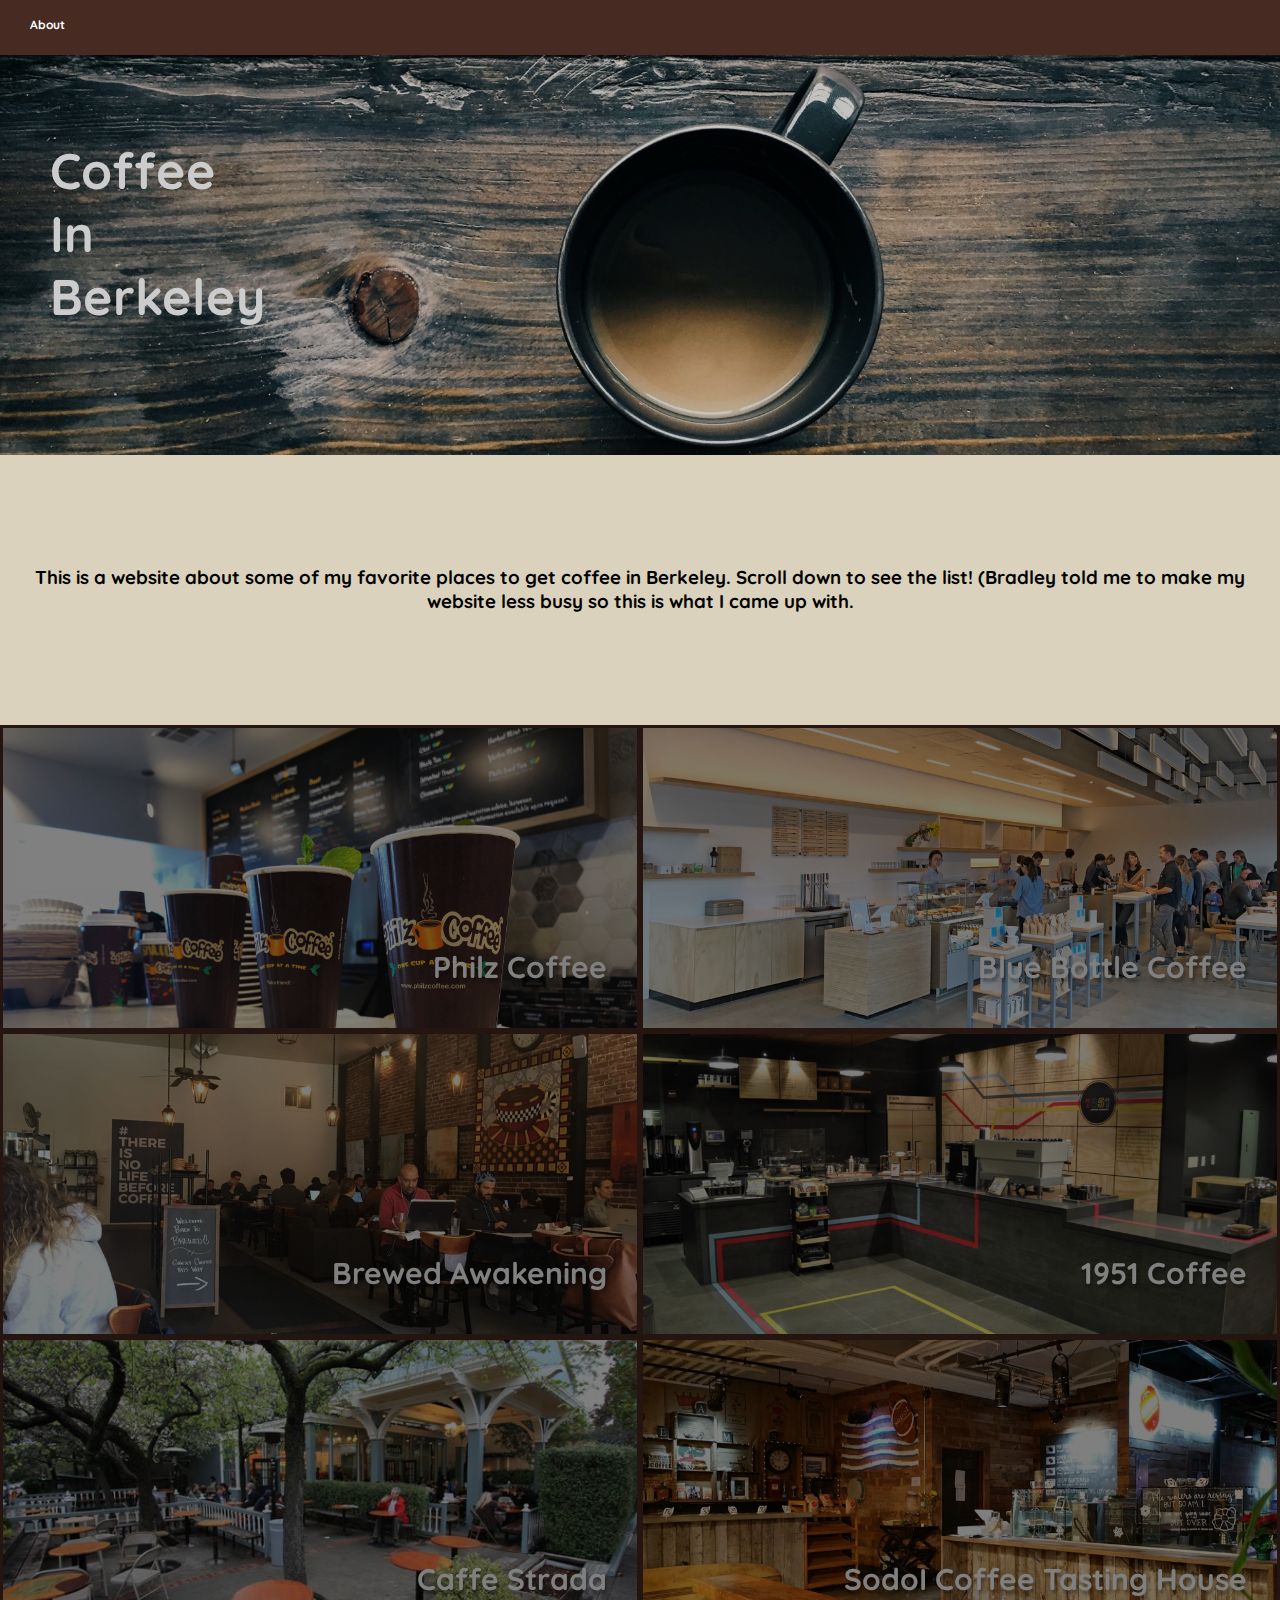
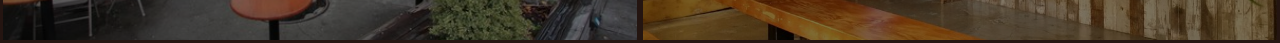
<file: index.html>
<!DOCTYPE html>
<html>
<head>
	<link rel="stylesheet" type="text/css" href="assets/css/indexstyle.css" />
	<script src="https://ajax.googleapis.com/ajax/libs/jquery/3.3.1/jquery.min.js"></script>
	<link href="https://fonts.googleapis.com/css?family=Didact+Gothic|Indie+Flower|Quicksand|Shadows+Into+Light" rel="stylesheet">
	<link href="https://fonts.googleapis.com/css?family=Didact+Gothic|Indie+Flower|Quicksand|Shadows+Into+Light" rel="stylesheet">

</head>
<body>
	<div id="navbar">
		<a id="navbar-about" class="navbar-text" href="about.html">About</a>
	</div>
<!-- 	<div id="title">
	</div> -->
	<div id="wrapper">
		<div id="banner">
			<h1 id="title-text">Coffee 
				<br>In 
				<br>Berkeley</h1>
<!-- 		<img id="banner-img" src="assets/img/coffee-index-wallpaper.jpeg">
 -->		<!-- <h1>This is where the banner goes.</h1> -->
		</div>
		<div id="content">
			<div id="intro">
				<h3 id="intro-text">This is a website about some of my favorite places to get coffee in Berkeley. Scroll down to see the list! (Bradley told me to make my website less busy so this is what I came up with.</h3>
			</div>
			<div id="grid-content">
				<a id="content-card-1" class="content-card" href="philz.html"><h1 class="card-title">Philz Coffee</h1></a>
				<a id="content-card-2" class="content-card" href="blue-bottle.html"><h1 class="card-title">Blue Bottle Coffee</h1></a>
				<a id="content-card-3" class="content-card" href="brewed-awakening.html"><h1 class="card-title">Brewed Awakening</h1></a>
				<a id="content-card-4" class="content-card" href="1951.html"><h1 class="card-title">1951 Coffee</h1></a>
				<a id="content-card-5" class="content-card" href="caffe-strada.html"><h1 class="card-title">Caffe Strada</h1></a>
				<a id="content-card-6" class="content-card" href="sodoI.html"><h1 class="card-title">SodoI Coffee Tasting House</h1></a>
			</div>
		</div>
	</div>
</body>
<script src="assets/js/indexscript.js"></script>
</html>
</file>
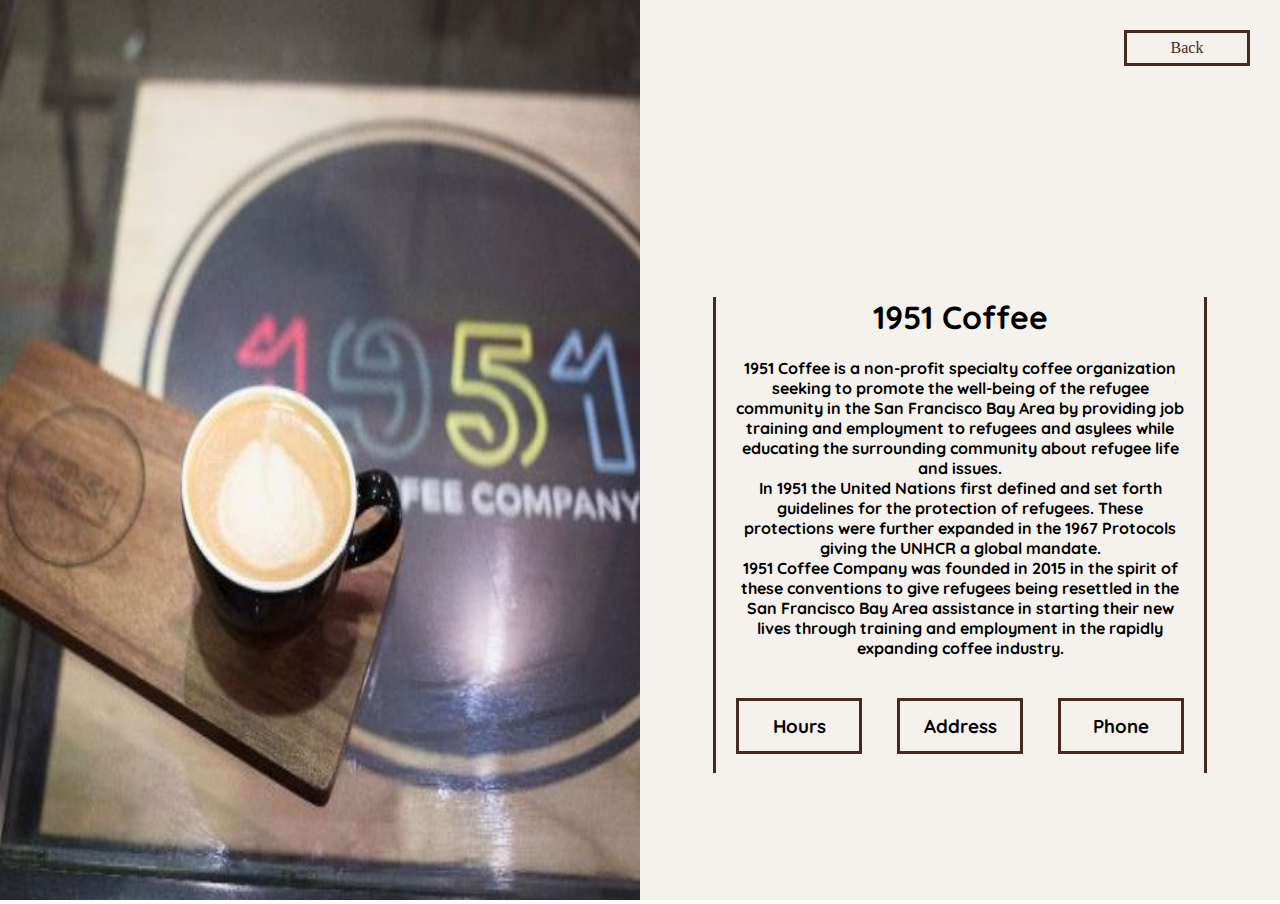
<file: 1951.html>
<!DOCTYPE html>
<html>
<head>
	<link rel="stylesheet" type="text/css" href="assets/css/shop.css" />
	<script src="https://ajax.googleapis.com/ajax/libs/jquery/3.3.1/jquery.min.js"></script>
	<link href="https://fonts.googleapis.com/css?family=Didact+Gothic" rel="stylesheet">
	<link href="https://fonts.googleapis.com/css?family=Didact+Gothic|Indie+Flower|Quicksand|Shadows+Into+Light" rel="stylesheet">



</head>

<body>
	<div id="content">
		<div id="pictures">
			<img class="pic" src="assets/img/1951-1.jpeg">
		</div>
		<div id="information">
			<div id="text">
				<h1>1951 Coffee</h1>
				<h4>1951 Coffee is a non-profit specialty coffee organization seeking to promote the well-being of the refugee community in the San Francisco Bay Area by providing job training and employment to refugees and asylees while educating the surrounding community about refugee life and issues.
				<br>

				In 1951 the United Nations first defined and set forth guidelines for the protection of refugees. These protections were further expanded in the 1967 Protocols giving the UNHCR a global mandate.
				<br>
				1951 Coffee Company was founded in 2015 in the spirit of these conventions to give refugees being resettled in the San Francisco Bay Area assistance in starting their new lives through training and employment in the rapidly expanding coffee industry.</h4>
				<div id="button-row">
					<h3 id="hours-button">Hours</h3>
					<h3 id="address-button">Address</h3>
					<h3 id="phone-number-button">Phone</h3>
				</div>
				<h4 id="hours">Mon - Fri: 7:00AM - 7:00PM<br>
					Sat & Sun: 8:00AM - 7:00PM
				</h4>
				<h4 id="phone-number">510-848-6252</h4>
				<h4 id="address">2410 Channing Way<br>
				Berkeley, CA 94704</h4>
			</div>
			<a id="back" href="index.html">Back</a>
		</div>
	</div>
</body>
<script src="assets/js/script.js"></script>

</html>
</file>
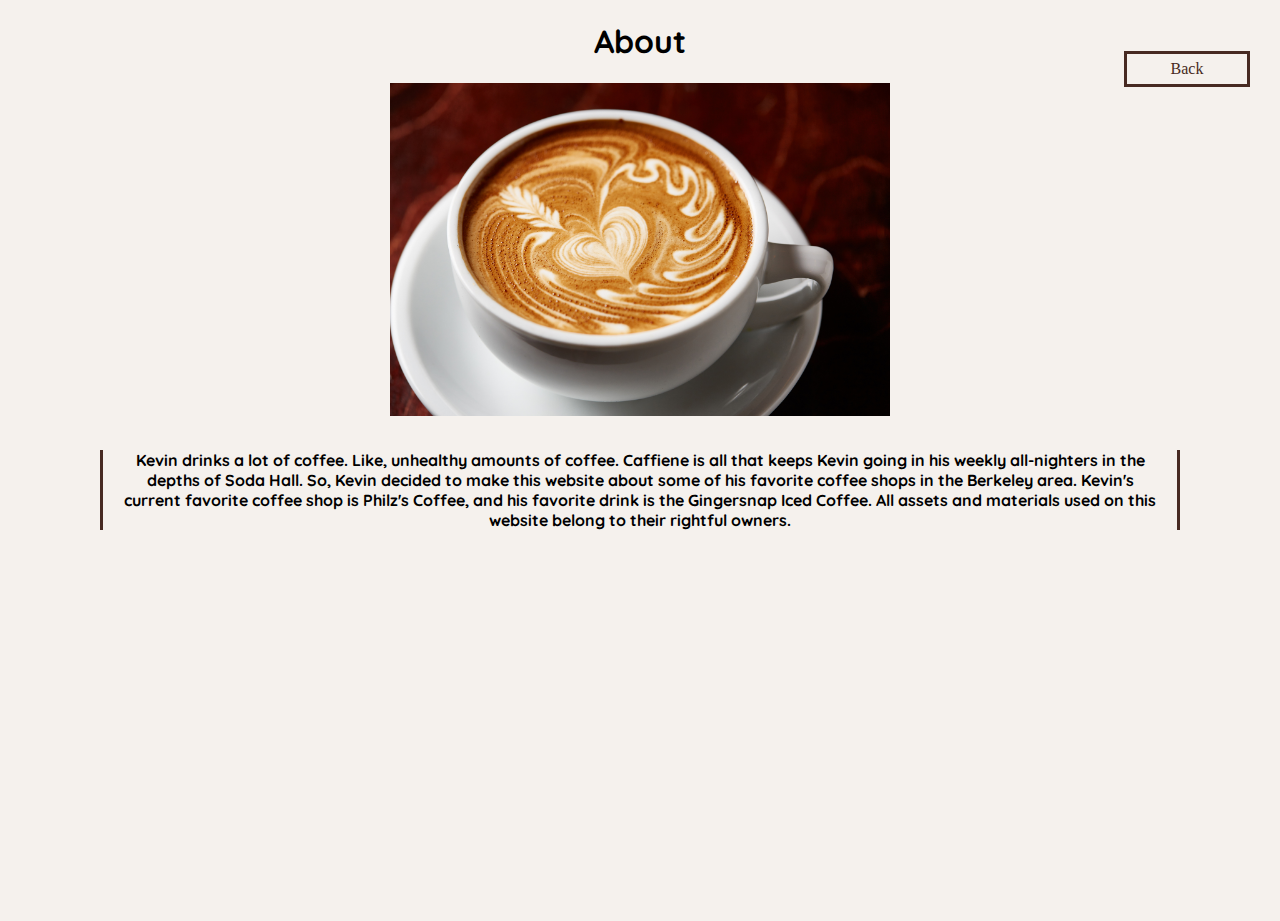
<file: about.html>
<!DOCTYPE html>
<html>
<head>
	<link rel="stylesheet" type="text/css" href="assets/css/about.css" />
	<script src="https://ajax.googleapis.com/ajax/libs/jquery/3.3.1/jquery.min.js"></script>
	<link href="https://fonts.googleapis.com/css?family=Didact+Gothic" rel="stylesheet">
	<link href="https://fonts.googleapis.com/css?family=Didact+Gothic|Indie+Flower|Quicksand|Shadows+Into+Light" rel="stylesheet">

</head>

<body>
	<h1>About</h1>
	<img id="title-pic" src="assets/img/about-2.jpg">
	

	<h4>Kevin drinks a lot of coffee. Like, unhealthy amounts of coffee. Caffiene is all that keeps Kevin going in his weekly all-nighters in the depths of Soda Hall. So, Kevin decided to make this website about some of his favorite coffee shops in the Berkeley area. Kevin's current favorite coffee shop is Philz's Coffee, and his favorite drink is the Gingersnap Iced Coffee.  All assets and materials used on this website belong to their rightful owners.</h4>

	<a id="back" href="index.html">Back</a>

</body>
<script src="assets/js/about.js"></script>

</html>
</file>
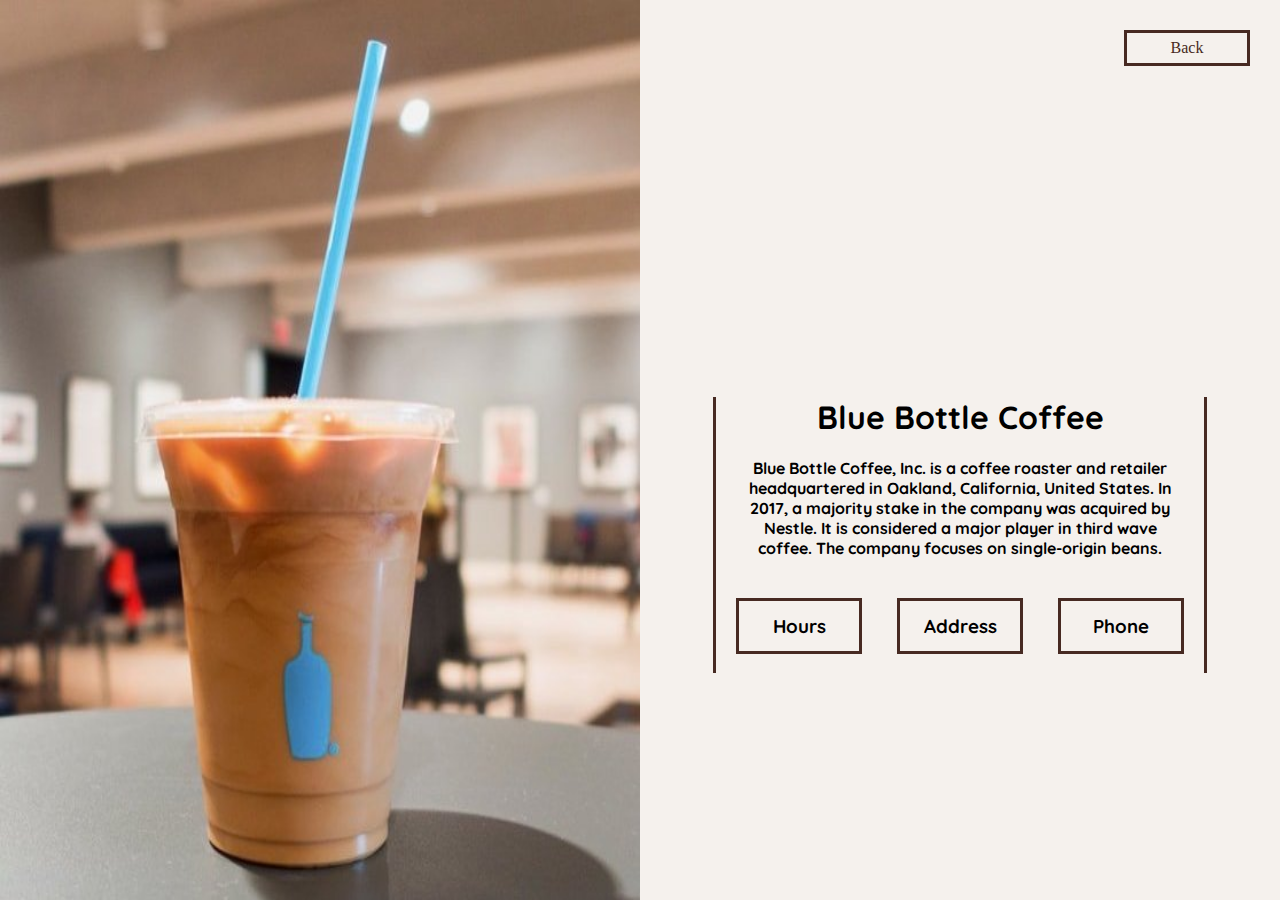
<file: blue-bottle.html>
<!DOCTYPE html>
<html>
<head>
	<link rel="stylesheet" type="text/css" href="assets/css/shop.css" />
	<script src="https://ajax.googleapis.com/ajax/libs/jquery/3.3.1/jquery.min.js"></script>
	<link href="https://fonts.googleapis.com/css?family=Didact+Gothic" rel="stylesheet">
	<link href="https://fonts.googleapis.com/css?family=Didact+Gothic|Indie+Flower|Quicksand|Shadows+Into+Light" rel="stylesheet">



</head>

<body>
	<div id="content">
		<div id="pictures">
			<img class="pic" src="assets/img/blue-bottle-4.jpg">
		</div>
		<div id="information">
			<div id="text">
				<h1>Blue Bottle Coffee</h1>
				<h4>Blue Bottle Coffee, Inc. is a coffee roaster and retailer headquartered in Oakland, California, United States. In 2017, a majority stake in the company was acquired by Nestle. It is considered a major player in third wave coffee. The company focuses on single-origin beans.</h4>
				<div id="button-row">
					<h3 id="hours-button">Hours</h3>
					<h3 id="address-button">Address</h3>
					<h3 id="phone-number-button">Phone</h3>
				</div>
				<h4 id="hours">Mon - Fri: 7:00AM - 6:30PM<br>
					Sat & Sun: 8:00AM - 6:30PM
				</h4>
				<h4 id="phone-number">(510) 653-3394</h4>
				<h4 id="address">2118 University Avenue<br>
				Berkeley, CA 94709</h4>
			</div>
			<a id="back" href="index.html">Back</a>
		</div>
	</div>
</body>
<script src="assets/js/script.js"></script>

</html>
</file>
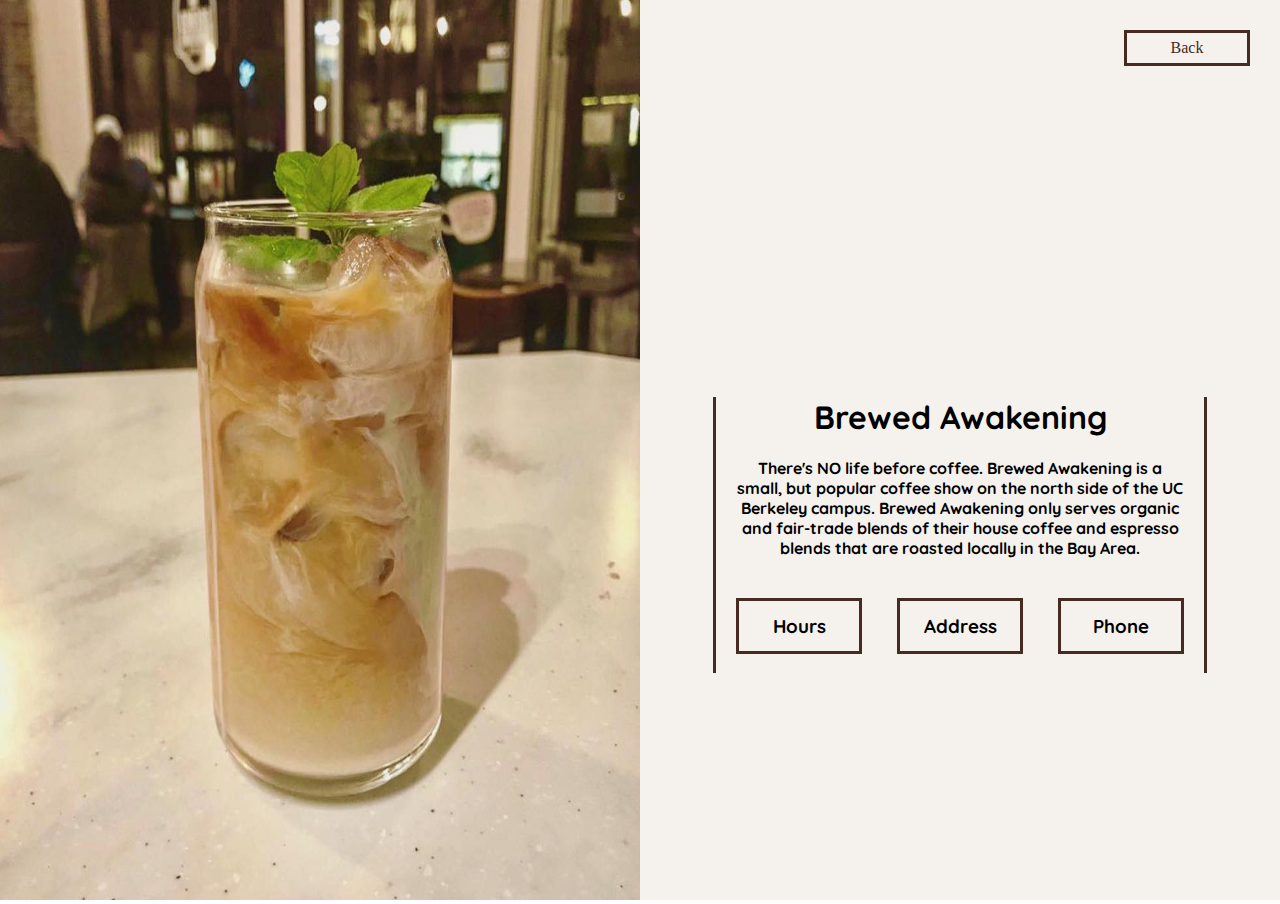
<file: brewed-awakening.html>
<!DOCTYPE html>
<html>
<head>
	<link rel="stylesheet" type="text/css" href="assets/css/shop.css" />
	<script src="https://ajax.googleapis.com/ajax/libs/jquery/3.3.1/jquery.min.js"></script>
	<link href="https://fonts.googleapis.com/css?family=Didact+Gothic" rel="stylesheet">
	<link href="https://fonts.googleapis.com/css?family=Didact+Gothic|Indie+Flower|Quicksand|Shadows+Into+Light" rel="stylesheet">


</head>

<body>
	<div id="content">
		<div id="pictures">
			<img class="pic" src="assets/img/brewed-awakening-1.jpg">
		</div>
		<div id="information">
			<div id="text">
				<h1>Brewed Awakening</h1>
				<h4>There's NO life before coffee. Brewed Awakening is a small, but popular coffee show on the north side of the UC Berkeley campus. Brewed Awakening only serves organic and fair-trade blends of their house coffee and espresso blends that are roasted locally in the Bay Area. </h4>
				<div id="button-row">
					<h3 id="hours-button">Hours</h3>
					<h3 id="address-button">Address</h3>
					<h3 id="phone-number-button">Phone</h3>
				</div>
				<h4 id="hours">Mon - Fri: 7:00AM - 7:00PM<br>
					Sat & Sun: 7:00AM - 6:00PM
				</h4>
				<h4 id="phone-number">(510) 540-8865</h4>
				<h4 id="address">1807 Euclid Avenue<br>
				Berkeley, CA 94709</h4>
			</div>
			<a id="back" href="index.html">Back</a>
		</div>
	</div>
</body>
<script src="assets/js/script.js"></script>

</html>
</file>
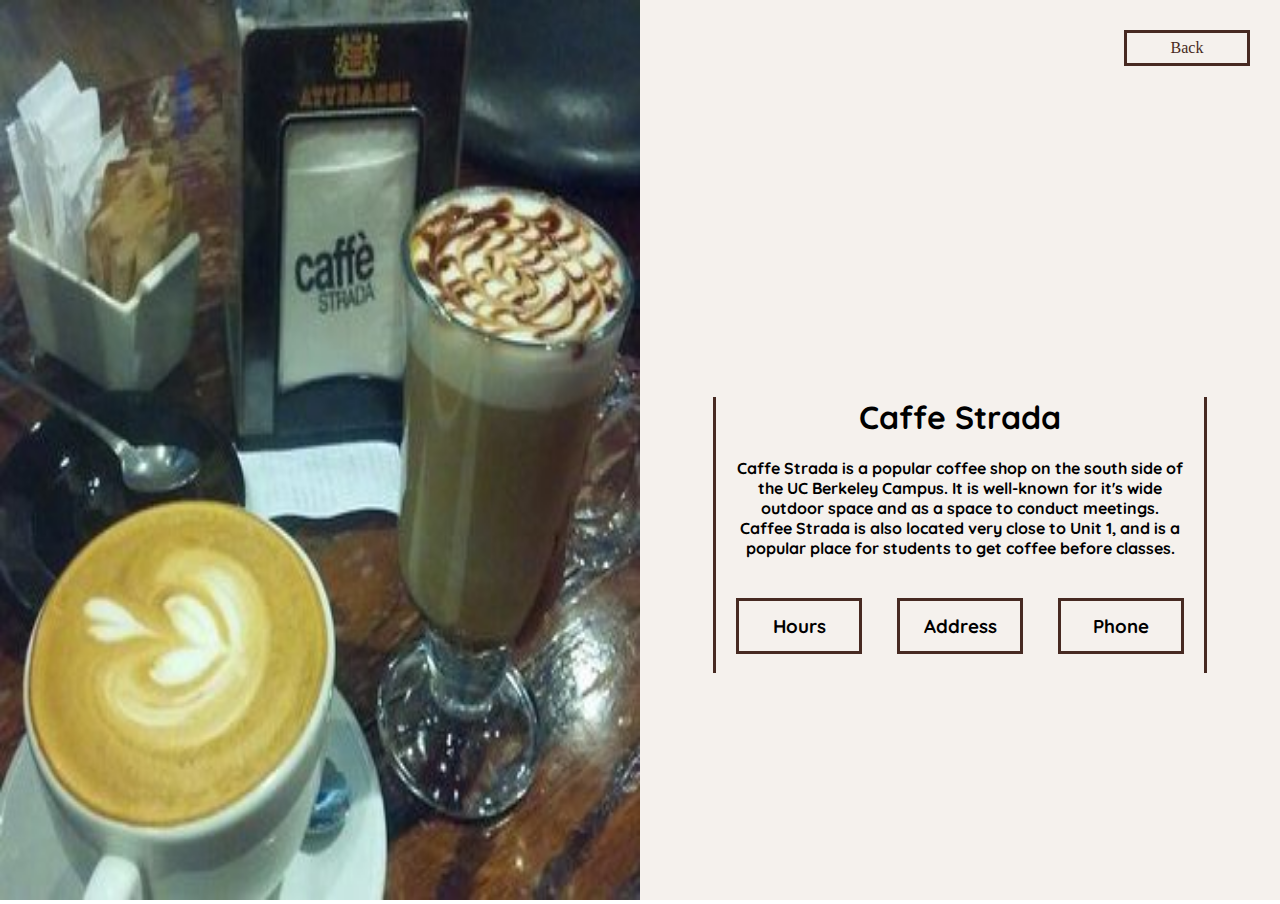
<file: caffe-strada.html>
<!DOCTYPE html>
<html>
<head>
	<link rel="stylesheet" type="text/css" href="assets/css/shop.css" />
	<script src="https://ajax.googleapis.com/ajax/libs/jquery/3.3.1/jquery.min.js"></script>
	<link href="https://fonts.googleapis.com/css?family=Didact+Gothic" rel="stylesheet">
	<link href="https://fonts.googleapis.com/css?family=Didact+Gothic|Indie+Flower|Quicksand|Shadows+Into+Light" rel="stylesheet">


</head>

<body>
	<div id="content">
		<div id="pictures">
			<img class="pic" src="assets/img/caffe-strada-2.jpg">
		</div>
		<div id="information">
			<div id="text">
				<h1>Caffe Strada</h1>
				<h4>Caffe Strada is a popular coffee shop on the south side of the UC Berkeley Campus. It is well-known for it's wide outdoor space and as a space to conduct meetings. Caffee Strada is also located very close to Unit 1, and is a popular place for students to get coffee before classes.</h4>
				<div id="button-row">
					<h3 id="hours-button">Hours</h3>
					<h3 id="address-button">Address</h3>
					<h3 id="phone-number-button">Phone</h3>
				</div>
				<h4 id="hours">Mon - Fri: 6:30AM - 12:00AM<br>
					Sat & Sun: 6:30AM - 12:00AM
				</h4>
				<h4 id="phone-number">(510) 843-5282</h4>
				<h4 id="address">2300 College Ave<br>
				Berkeley, CA 94704</h4>
			</div>
			<a id="back" href="index.html">Back</a>
		</div>
	</div>
</body>
<script src="assets/js/script.js"></script>

</html>
</file>
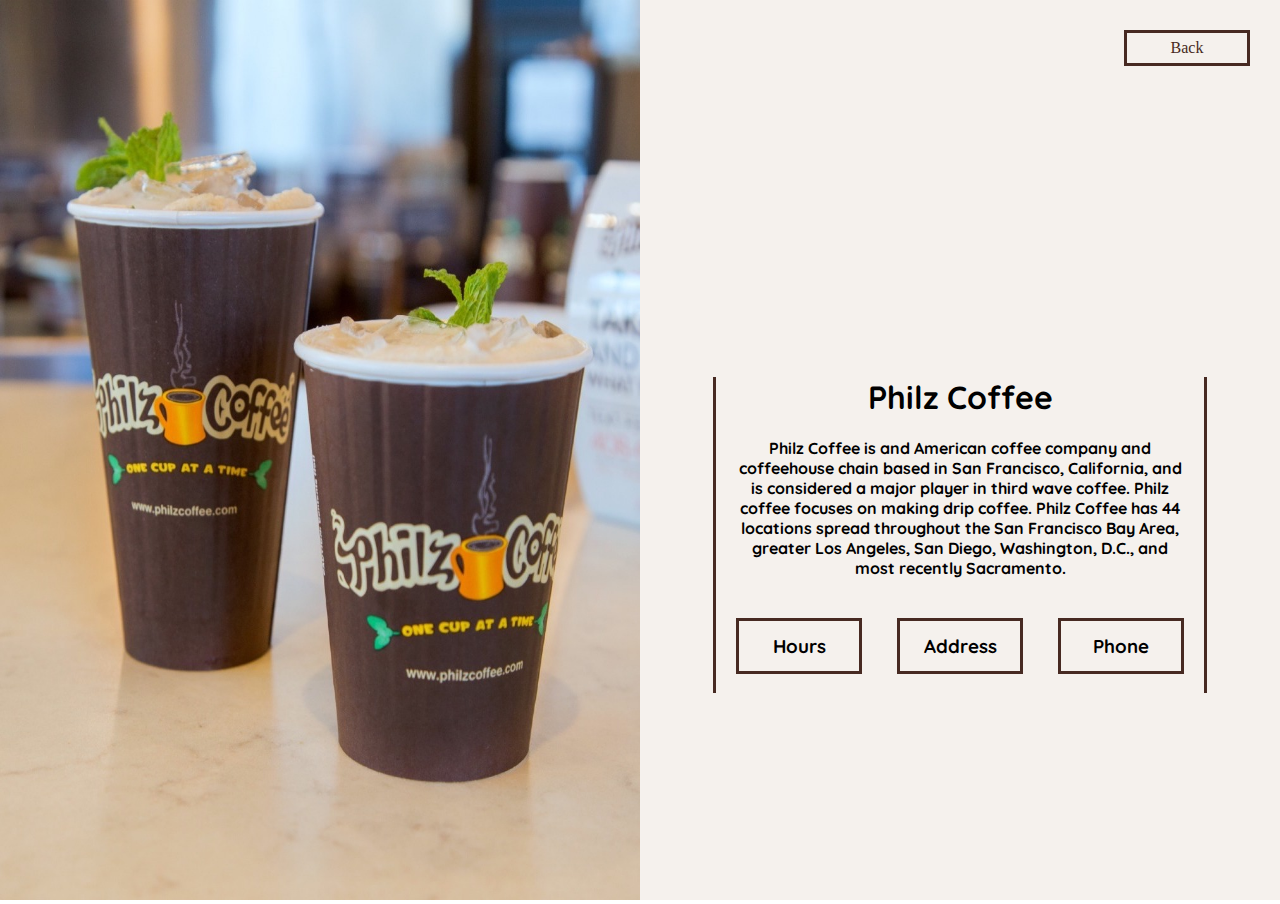
<file: philz.html>
<!DOCTYPE html>
<html>
<head>
	<link rel="stylesheet" type="text/css" href="assets/css/shop.css" />
	<script src="https://ajax.googleapis.com/ajax/libs/jquery/3.3.1/jquery.min.js"></script>
	<link href="https://fonts.googleapis.com/css?family=Didact+Gothic" rel="stylesheet">
	<link href="https://fonts.googleapis.com/css?family=Didact+Gothic|Indie+Flower|Quicksand|Shadows+Into+Light" rel="stylesheet">



</head>

<body>
	<div id="content">
		<div id="pictures">
			<img class="pic" src="assets/img/philz-2.jpg">
		</div>
		<div id="information">
			<div id="text">
				<h1>Philz Coffee</h1>
				<h4>Philz Coffee is and American coffee company and coffeehouse chain based in San Francisco, California, and is considered a major player in third wave coffee. Philz coffee focuses on making drip coffee. Philz Coffee has 44 locations spread throughout the San Francisco Bay Area, greater Los Angeles, San Diego, Washington, D.C., and most recently Sacramento.</h4>
				<div id="button-row">
					<h3 id="hours-button">Hours</h3>
					<h3 id="address-button">Address</h3>
					<h3 id="phone-number-button">Phone</h3>
				</div>
				<h4 id="hours">Mon - Fri: 6:30AM - 8:00PM<br>
					Sat & Sun: 6:30AM - 8:00PM
				</h4>
				<h4 id="phone-number">(510)-705-1083</h4>
				<h4 id="address">1600 Shattuck Ave. at Cedar<br>
				Berkeley, CA 94709</h4>
			</div>
			<a id="back" href="index.html">Back</a>
		</div>
	</div>
</body>
<script src="assets/js/script.js"></script>

</html>
</file>
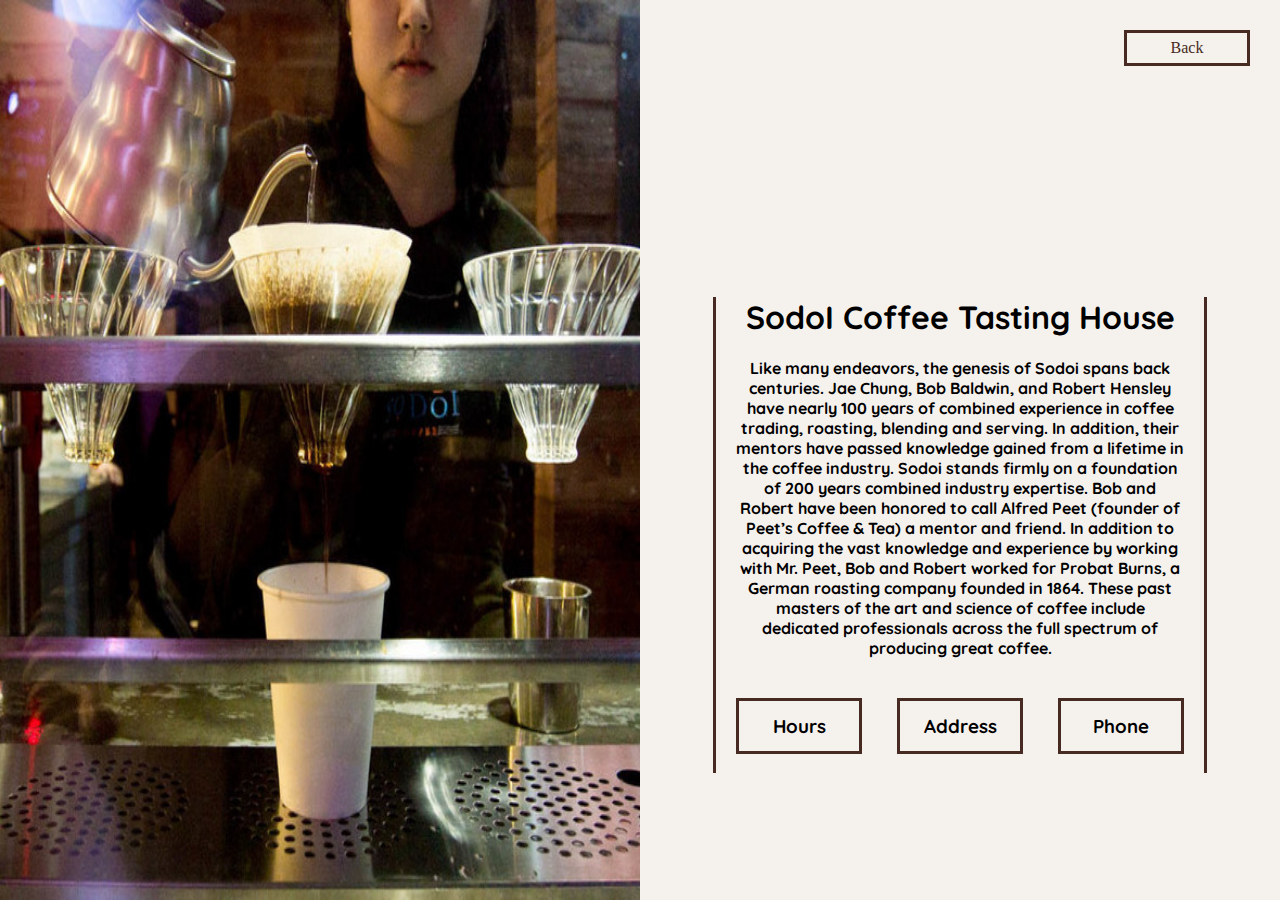
<file: sodoI.html>
<!DOCTYPE html>
<html>
<head>
	<link rel="stylesheet" type="text/css" href="assets/css/shop.css" />
	<script src="https://ajax.googleapis.com/ajax/libs/jquery/3.3.1/jquery.min.js"></script>
	<link href="https://fonts.googleapis.com/css?family=Didact+Gothic" rel="stylesheet">
	<link href="https://fonts.googleapis.com/css?family=Didact+Gothic|Indie+Flower|Quicksand|Shadows+Into+Light" rel="stylesheet">


</head>

<body>
	<div id="content">
		<div id="pictures">
			<img class="pic" src="assets/img/sodoI-2.jpg">
		</div>
		<div id="information">
			<div id="text">
				<h1>SodoI Coffee Tasting House</h1>
				<h4>
					Like many endeavors, the genesis of Sodoi spans back centuries. Jae Chung, Bob Baldwin, and Robert Hensley have nearly 100 years of combined experience in coffee trading, roasting, blending and serving. In addition, their mentors have passed knowledge gained from a lifetime in the coffee industry. Sodoi stands firmly on a foundation of 200 years combined industry expertise. Bob and Robert have been honored to call Alfred Peet (founder of Peet’s Coffee & Tea) a mentor and friend. In addition to acquiring the vast knowledge and experience by working with Mr. Peet, Bob and Robert worked for Probat Burns, a German roasting company founded in 1864. These past masters of the art and science of coffee include dedicated professionals across the full spectrum of producing great coffee. </h4>
				<div id="button-row">
					<h3 id="hours-button">Hours</h3>
					<h3 id="address-button">Address</h3>
					<h3 id="phone-number-button">Phone</h3>
				</div>
				<h4 id="hours">Mon - Fri: 7:00AM - 6:00PM<br>
					Sat & Sun: 8:00AM - 6:00PM
				</h4>
				<h4 id="phone-number">(510) 990-6487</h4>
				<h4 id="address">2438 Durant Ave<br>
				Berkeley, CA 94704</h4>
			</div>
			<a id="back" href="index.html">Back</a>
		</div>
	</div>
</body>
<script src="assets/js/script.js"></script>

</html>
</file>
<file: assets/css/indexstyle.css>
html, body {
	margin: 0;
	padding: 0;
}

body {
	position: relative;
	margin: 0;
	padding: 0;
	width: 100%;
}

#navbar {
	position: fixed;
    width: 100%;
    padding: 10px 0px;
  	background: #472A22;
    height:35px;
    z-index: 20;
}

.navbar-text {
	display: inline-block;
	color: white;
    padding: 0px 30px;
    font-size: 12px;
    font-weight: 700;
    line-height: 30px;
	font-family: 'Quicksand', sans-serif;
}

#title {
	position: absolute;
	top: 70px;
	text-align: center;
	width: 100%;
	background-color: grey;
}

#title-text {
	font-size: 50px;
	position: absolute;
	top: 50px;
	left: 50px;
	color: white;
}

#banner {
	top: 55px;
	position: fixed;
	overflow:hidden;
	width: 100%;
	height: 600px;
	background-image: url("../img/coffee-index-wallpaper.jpeg");
    background-repeat: no-repeat;
    background-position: 50% 0%;
    background-size: 100% auto;
    filter: brightness(0.8);
	font-family: 'Quicksand', sans-serif;

}

.darken {
	filter: brightness(0.5);
}

.brighten {
	filter:brightness(1);
}

#content {
	top: 455px;
	position: relative;

}

#grid-content {
	position: relative;
	display: grid;
	grid-template-columns: 50% 50%;
	grid-row-gap: 0px;
}


.content-card {
	height: 300px;
	border-style: solid;
	text-align: center;
	background-color: green;
	font-family: 'Quicksand', sans-serif;
}

#content-card-1 {
	background-image: url("../img/philz-coffee-2.jpg");
	background-size: 100% auto;
}

#content-card-2 {
	background-image: url("../img/blue-bottle-3.jpg");
	background-size: 100% auto;
	background-position: 60% 60%;
}

#content-card-3 {
	background-image: url("../img/brewed-awakening.jpg");
	background-size: 100% auto;
	background-position: 50% 50%;
}

#content-card-4 {
	background-image: url("../img/1951-2.jpg");
	background-size: 100% auto;
	background-position: 30% 40%;
}

#content-card-5 {
	background-image: url("../img/cafe-strada-1.jpg");
	background-size: 100% auto;
	background-position: 50% 50%;
}

#content-card-6 {
	background-image: url("../img/sodoi-1.jpg");
	background-size: 100% auto;
	background-position: 70% 50%;
}

.card-title {
	font-size: 30px;
	position: relative;
	top: 200px;
	right: 30px;
	text-align: right;
	color: white;
	text-shadow: 2px 4px 3px rgba(0,0,0,0.3);
}

#wrapper {
	width: 100vw;
}

#intro {
	height: 270px;
	width: 100%;
	background-color: #DAD2BC;
	text-align: center;
}

#intro-text {
	margin: 0;
	position: relative;
	top: 110px;
	font-family: 'Quicksand', sans-serif;
}


#back {
	position: absolute;
	width: 120px;
	top: 30px;
	right:30px;
	border-color: #472A22;
	color: #472A22;
	height: 30px;
	border: solid;
	vertical-align: middle;
	display: flex;
    justify-content: center;
    align-items: center;
}

a {
	text-decoration: none;
	border-color: #472A22;
	color: #472A22;

}
</file>
<file: assets/css/shop.css>
html, body {
	margin: 0;
	padding: 0;
	height: 100%;
}

body {
	position: relative;
	margin: 0;
	padding: 0;
	width: 100%;
	height:100%;
}

#navbar {
	position: fixed;
    width: 100%;
    padding: 10px 0px;
  	background: #2f353f;
    height:35px;
    z-index: 20;
}

.navbar-text {
	display: inline-block;
	color: white;
    padding: 0px 30px;
    font-size: 12px;
    font-weight: 700;
    line-height: 30px;
}

#content {
	position: relative;
	display: grid;
	height: 100%;
	grid-template-columns: 50% 50%;
}

#pictures {
	background-color: #F5F1ED;
	width:100%;
}

#information {
	background-color: #F5F1ED;
	align-content: center;
	text-align: center;
}

.pic {
	width: 100%;
	height: 100%;
}

.carousel-section {
	width: 100%;
}

#carousel-container {
	position: relative;
	left: 0%;
	z-index: 3;
/*	transform: translate(-50%, 0);
*/	background-color: grey;
	height: 100%;
	width: 100%;
	overflow: hidden;

}

#text {
	width: 70%;
	margin: 0 auto;
	margin-top: 170px;
	text-align: center;
	vertical-align: middle;
	border-left: solid;
	border-right: solid;
	padding-right: 20px;
	padding-left: 20px;
	border-right-color: #472A22;
	border-left-color: #472A22;
	font-family: 'Quicksand', sans-serif;


}

#address-button, #hours-button, #phone-number-button {
	width: 120px;
/*	background-color: #A44A3F;
*/	vertical-align: middle;
	height: 50px;
	border: solid;
	border-color: #472A22;
	display: flex;
    justify-content: center;
    align-items: center;
}

#button-row {
	display: flex;
	justify-content: space-between;
}

#back {
	position: absolute;
	width: 120px;
	top: 30px;
	right:30px;
	border-color: #472A22;
	color: #472A22;
	height: 30px;
	border: solid;
	vertical-align: middle;
	display: flex;
    justify-content: center;
    align-items: center;
}

a {
	text-decoration: none;
	border-color: #472A22;
	color: #472A22;

}




/*#carousel-strip {
	transition: 0.4s;
	position: absolute;
	left: 0;
	display: flex;
}


/*.carousel-section img {
	width: 50%;
}*/
</file>
<file: assets/css/about.css>
html, body {
	margin: 0;
	padding: 0;
	height: 100%;
}

body {
	position: relative;
	margin: 0;
	padding: 0;
	width: 100%;
	height:100%;
	background-color: #F5F1ED;
	text-align: center;
}

#title-pic {
	background-color: #F5F1ED;
	width: 500px;
}


h4 {
	text-align: center;
	margin: 30px 100px;
	border-left: solid;
	border-right: solid;
	padding-right: 20px;
	padding-left: 20px;
	border-right-color: #472A22;
	border-left-color: #472A22;
	font-family: 'Quicksand', sans-serif;

}

h1 {
	font-family: 'Quicksand', sans-serif;

}

#back {
	position: absolute;
	width: 120px;
	top: 30px;
	right:30px;
	border-color: #472A22;
	color: #472A22;
	height: 30px;
	border: solid;
	vertical-align: middle;
	display: flex;
    justify-content: center;
    align-items: center;
}

a {
	text-decoration: none;
	border-color: #472A22;
	color: #472A22;

}
</file>
